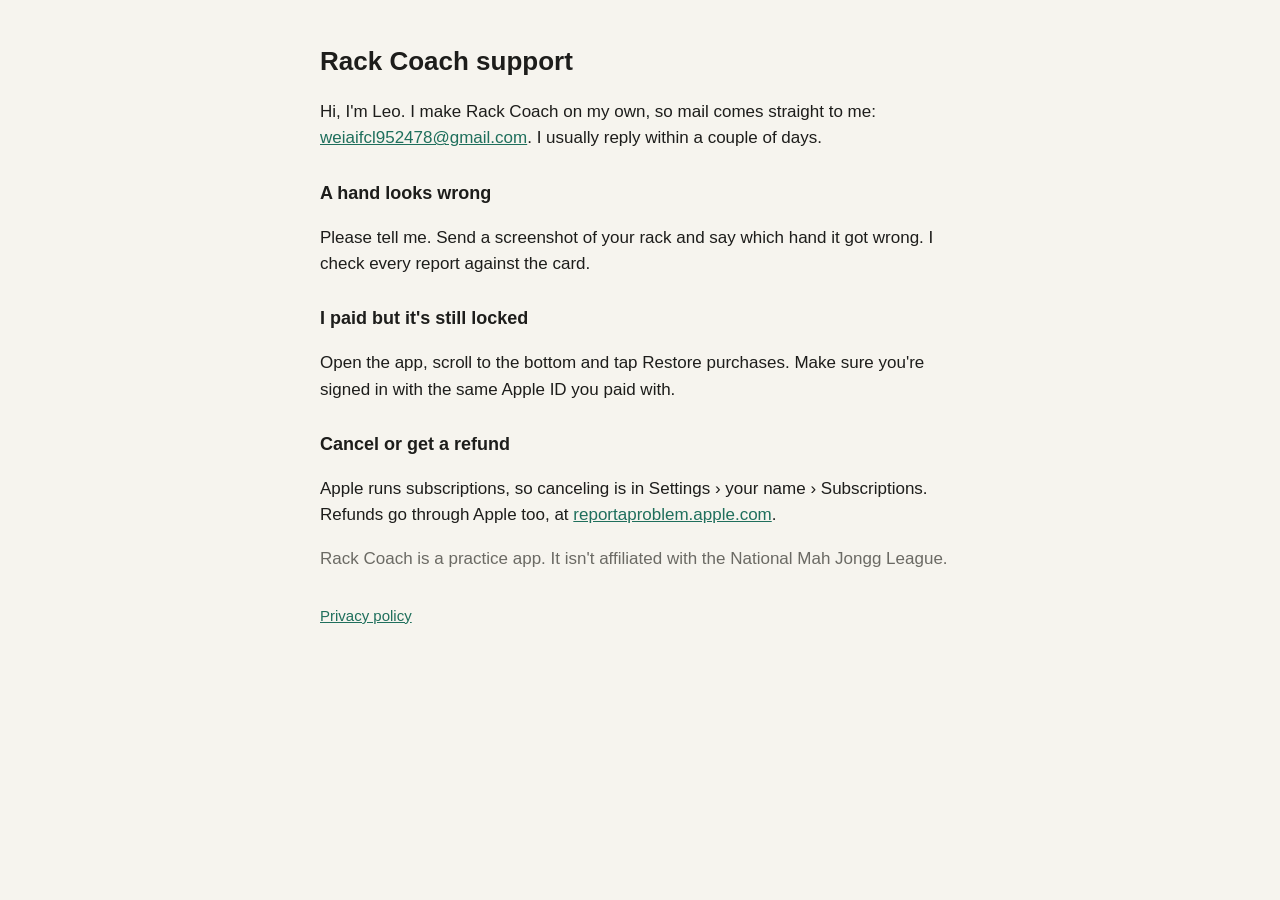
<file: index.html>
<!doctype html>
<html lang="en">
<head>
<meta charset="utf-8">
<meta name="viewport" content="width=device-width, initial-scale=1">
<title>Rack Coach Support</title>
<link rel="stylesheet" href="style.css">
</head>
<body>
<h1>Rack Coach support</h1>
<p>Hi, I'm Leo. I make Rack Coach on my own, so mail comes straight to me: <a href="mailto:weiaifcl952478@gmail.com">weiaifcl952478@gmail.com</a>. I usually reply within a couple of days.</p>

<h2>A hand looks wrong</h2>
<p>Please tell me. Send a screenshot of your rack and say which hand it got wrong. I check every report against the card.</p>

<h2>I paid but it's still locked</h2>
<p>Open the app, scroll to the bottom and tap Restore purchases. Make sure you're signed in with the same Apple ID you paid with.</p>

<h2>Cancel or get a refund</h2>
<p>Apple runs subscriptions, so canceling is in Settings › your name › Subscriptions. Refunds go through Apple too, at <a href="https://reportaproblem.apple.com">reportaproblem.apple.com</a>.</p>

<p class="muted">Rack Coach is a practice app. It isn't affiliated with the National Mah Jongg League.</p>
<p class="muted foot"><a href="privacy.html">Privacy policy</a></p>
</body>
</html>
</file>
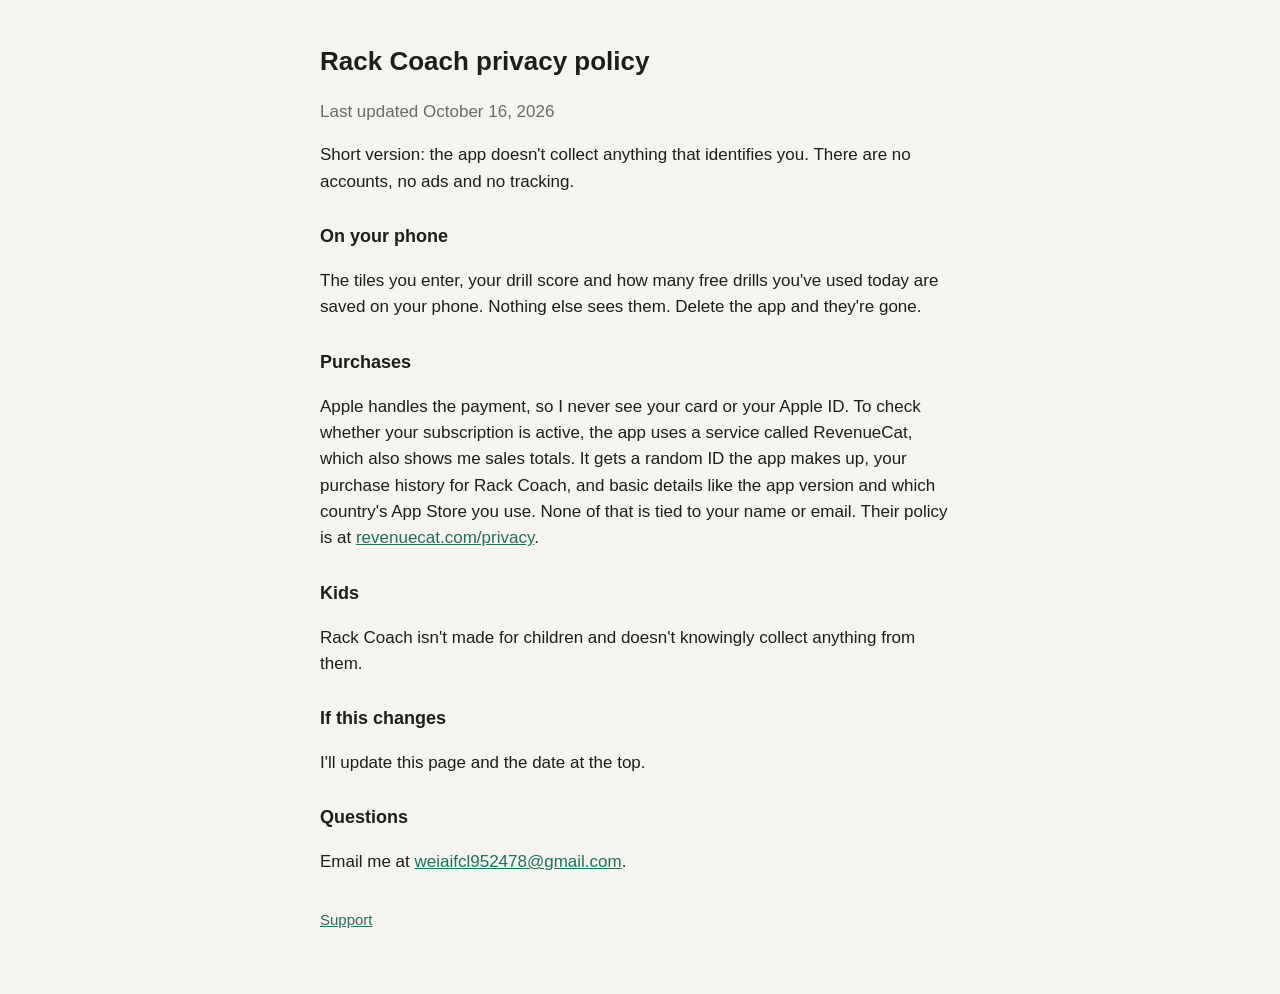
<file: privacy.html>
<!doctype html>
<html lang="en">
<head>
<meta charset="utf-8">
<meta name="viewport" content="width=device-width, initial-scale=1">
<title>Rack Coach Privacy</title>
<link rel="stylesheet" href="style.css">
</head>
<body>
<h1>Rack Coach privacy policy</h1>
<p class="muted">Last updated October 16, 2026</p>

<p>Short version: the app doesn't collect anything that identifies you. There are no accounts, no ads and no tracking.</p>

<h2>On your phone</h2>
<p>The tiles you enter, your drill score and how many free drills you've used today are saved on your phone. Nothing else sees them. Delete the app and they're gone.</p>

<h2>Purchases</h2>
<p>Apple handles the payment, so I never see your card or your Apple ID. To check whether your subscription is active, the app uses a service called RevenueCat, which also shows me sales totals. It gets a random ID the app makes up, your purchase history for Rack Coach, and basic details like the app version and which country's App Store you use. None of that is tied to your name or email. Their policy is at <a href="https://www.revenuecat.com/privacy">revenuecat.com/privacy</a>.</p>

<h2>Kids</h2>
<p>Rack Coach isn't made for children and doesn't knowingly collect anything from them.</p>

<h2>If this changes</h2>
<p>I'll update this page and the date at the top.</p>

<h2>Questions</h2>
<p>Email me at <a href="mailto:weiaifcl952478@gmail.com">weiaifcl952478@gmail.com</a>.</p>

<p class="muted foot"><a href="./">Support</a></p>
</body>
</html>
</file>
<file: style.css>
:root { --bg: #f6f4ee; --ink: #1d1d1b; --muted: #6b6a64; --accent: #1f6f5c; }
@media (prefers-color-scheme: dark) { :root { --bg: #171715; --ink: #edebe4; --muted: #a19f97; --accent: #3fae90; } }
body { margin: 0 auto; max-width: 640px; padding: 24px 16px 48px; background: var(--bg); color: var(--ink); font: 17px/1.55 -apple-system, BlinkMacSystemFont, 'Segoe UI', Roboto, sans-serif; }
h1 { font-size: 26px; } h2 { font-size: 18px; margin-top: 28px; }
a { color: var(--accent); } .muted { color: var(--muted); } .foot { margin-top: 32px; font-size: 15px; }
</file>
